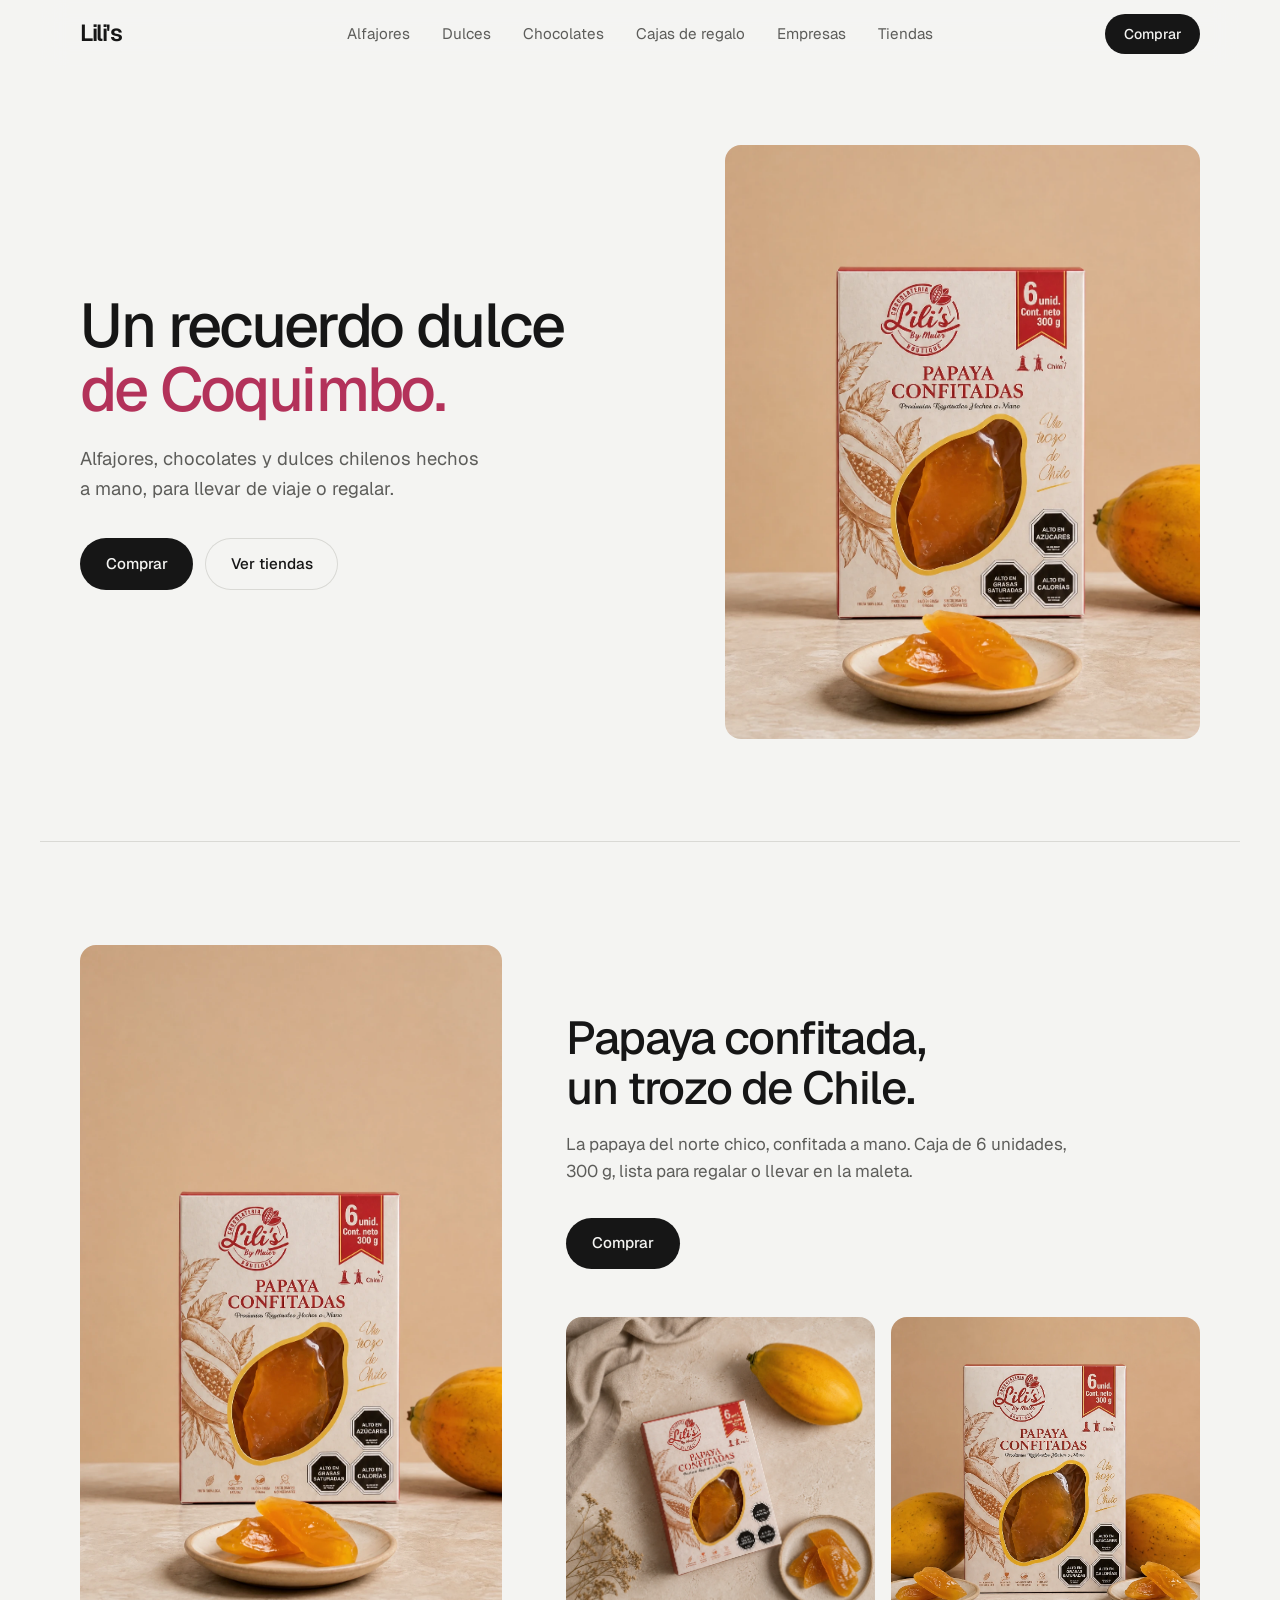
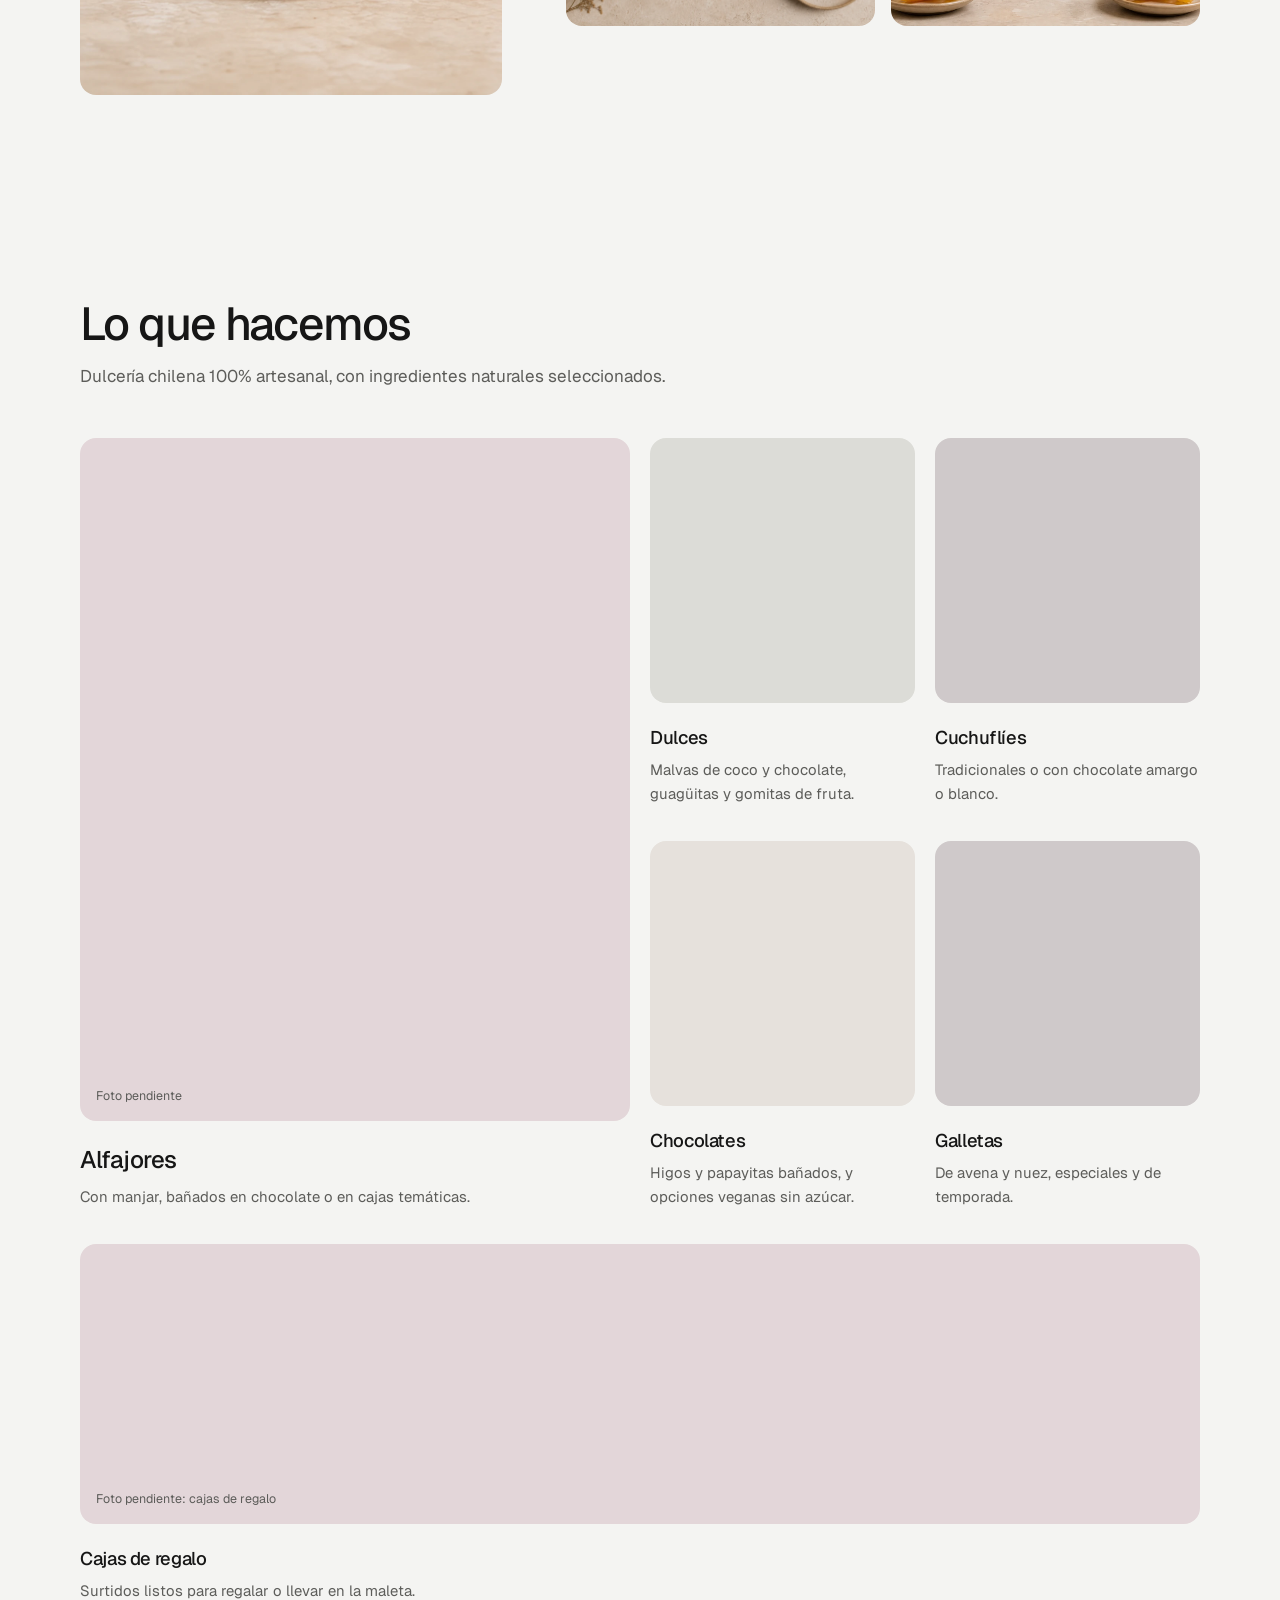
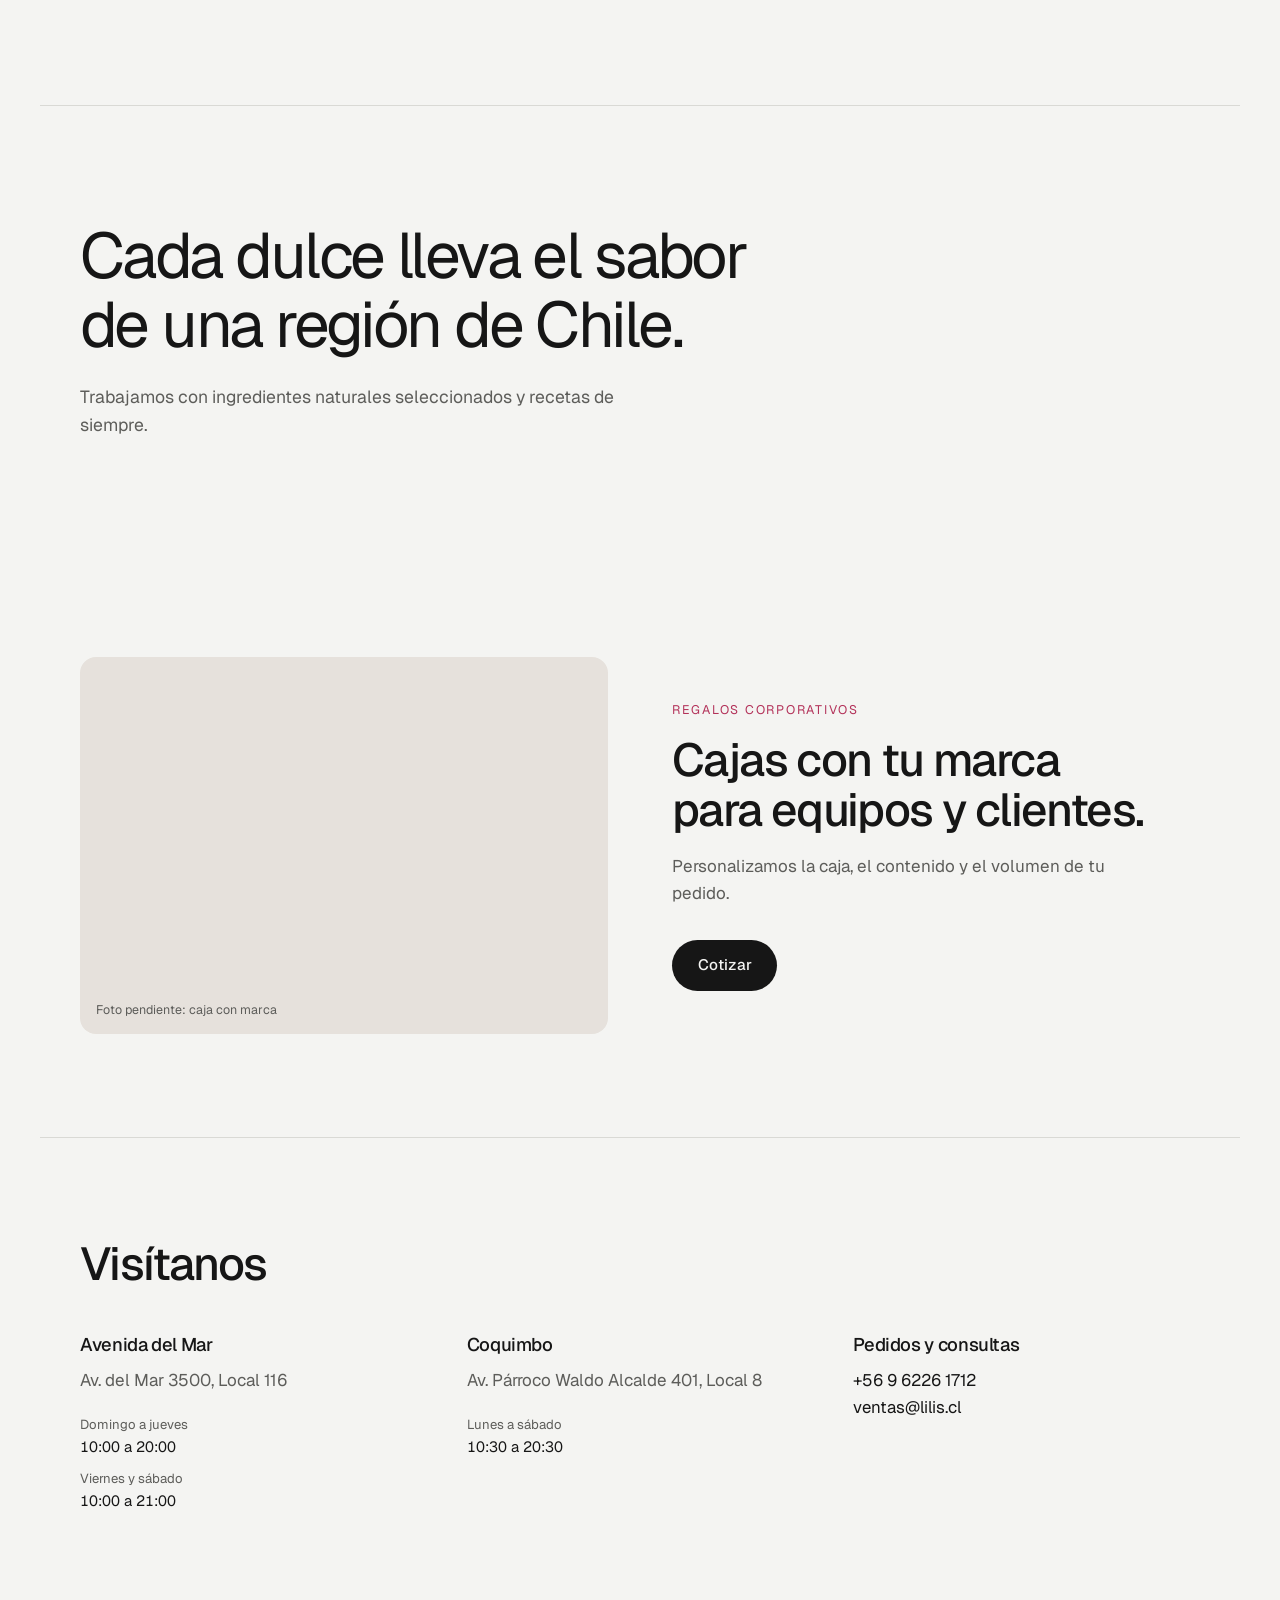
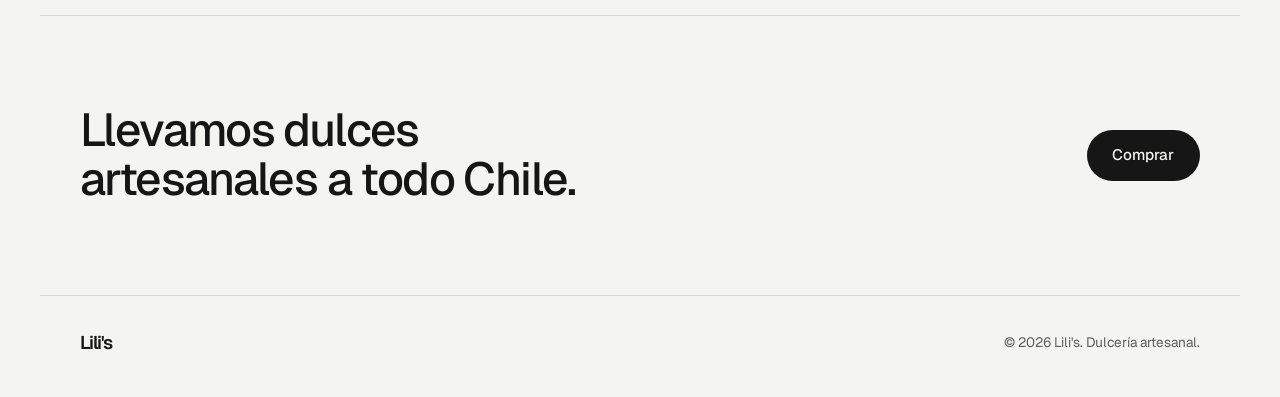
<file: landing-page/index.html>
<!doctype html>
<html lang="es">
<head>
  <meta charset="utf-8">
  <meta name="viewport" content="width=device-width, initial-scale=1, viewport-fit=cover">
  <title>Lili's Dulcería Artesanal</title>
  <meta name="description" content="Alfajores, papayas confitadas, chocolates y dulces artesanales de Coquimbo. Hechos a mano para llevar de viaje o regalar.">
  <link rel="preconnect" href="https://fonts.googleapis.com">
  <link rel="preconnect" href="https://fonts.gstatic.com" crossorigin>
  <link href="https://fonts.googleapis.com/css2?family=Geist:wght@300;400;500;600&display=swap" rel="stylesheet">
  <link rel="stylesheet" href="styles.css">
</head>
<body>

  <header class="nav">
    <a href="#" class="wordmark">Lili's</a>
    <nav class="nav-links" aria-label="Principal">
      <a href="#alfajores">Alfajores</a>
      <a href="#dulces">Dulces</a>
      <a href="#chocolates">Chocolates</a>
      <a href="#cajas">Cajas de regalo</a>
      <a href="#empresas">Empresas</a>
      <a href="#tiendas">Tiendas</a>
    </nav>
    <a href="https://www.lilis.cl/tienda/" class="btn btn-sm">Comprar</a>
  </header>

  <main>
    <section class="hero wrap">
      <div class="hero-copy">
        <h1>Un recuerdo dulce<br><span class="accent">de Coquimbo.</span></h1>
        <p class="hero-sub">Alfajores, chocolates y dulces chilenos hechos a mano, para llevar de viaje o regalar.</p>
        <div class="hero-actions">
          <a href="https://www.lilis.cl/tienda/" class="btn">Comprar</a>
          <a href="#tiendas" class="btn btn-ghost">Ver tiendas</a>
        </div>
      </div>
      <img class="hero-img" src="media/papaya-frontal.webp" width="1125" height="2000"
           alt="Caja de Papaya Confitadas de Lili's junto a papayas confitadas en un plato y una papaya fresca" fetchpriority="high">
    </section>

    <section id="papaya" class="feature wrap">
      <video class="feature-video" src="media/papaya-video.mp4" poster="media/papaya-frontal.webp"
             autoplay muted loop playsinline preload="metadata"
             aria-label="Video de la caja de Papaya Confitadas de Lili's"></video>
      <div class="feature-body">
        <h2>Papaya confitada, un trozo de Chile.</h2>
        <p>La papaya del norte chico, confitada a mano. Caja de 6 unidades, 300 g, lista para regalar o llevar en la maleta.</p>
        <a href="https://www.lilis.cl/tienda/" class="btn">Comprar</a>
        <div class="feature-shots">
          <img src="media/papaya-cenital.webp" width="1254" height="1254" loading="lazy"
               alt="Caja de Papaya Confitadas vista desde arriba con papaya fresca y papayas confitadas">
          <img src="media/papaya-frontal-duo.webp" width="1125" height="2000" loading="lazy"
               alt="Caja de Papaya Confitadas entre dos papayas frescas y platos con papaya confitada">
        </div>
      </div>
    </section>

    <section id="productos" class="products wrap">
      <h2>Lo que hacemos</h2>
      <p class="section-sub">Dulcería chilena 100% artesanal, con ingredientes naturales seleccionados.</p>

      <ul class="bento">
        <li class="cell cell-feature" id="alfajores">
          <!-- TODO: foto alfajores, 1200x1200 -->
          <div class="ph t1" role="img" aria-label="Foto de alfajores (pendiente)"><span class="ph-note">Foto pendiente</span></div>
          <h3>Alfajores</h3>
          <p>Con manjar, bañados en chocolate o en cajas temáticas.</p>
        </li>
        <li class="cell" id="dulces">
          <div class="ph t2" role="img" aria-label="Foto de dulces (pendiente)"></div>
          <h3>Dulces</h3>
          <p>Malvas de coco y chocolate, guagüitas y gomitas de fruta.</p>
        </li>
        <li class="cell">
          <div class="ph t3" role="img" aria-label="Foto de cuchuflíes (pendiente)"></div>
          <h3>Cuchuflíes</h3>
          <p>Tradicionales o con chocolate amargo o blanco.</p>
        </li>
        <li class="cell" id="chocolates">
          <div class="ph t4" role="img" aria-label="Foto de chocolates (pendiente)"></div>
          <h3>Chocolates</h3>
          <p>Higos y papayitas bañados, y opciones veganas sin azúcar.</p>
        </li>
        <li class="cell">
          <div class="ph t3" role="img" aria-label="Foto de galletas (pendiente)"></div>
          <h3>Galletas</h3>
          <p>De avena y nuez, especiales y de temporada.</p>
        </li>
        <li class="cell cell-wide" id="cajas">
          <!-- TODO: foto cajas de regalo surtidas, 1600x400 -->
          <div class="ph t1" role="img" aria-label="Foto de cajas de regalo (pendiente)"><span class="ph-note">Foto pendiente: cajas de regalo</span></div>
          <h3>Cajas de regalo</h3>
          <p>Surtidos listos para regalar o llevar en la maleta.</p>
        </li>
      </ul>
    </section>

    <section class="statement wrap">
      <p class="statement-text">Cada dulce lleva el sabor de una región de Chile.</p>
      <p class="statement-sub">Trabajamos con ingredientes naturales seleccionados y recetas de siempre.</p>
    </section>

    <section id="empresas" class="corporate wrap">
      <!-- TODO: foto caja corporativa personalizada, 1400x1000 -->
      <div class="ph ph-corp t4" role="img" aria-label="Foto de caja corporativa (pendiente)">
        <span class="ph-note">Foto pendiente: caja con marca</span>
      </div>
      <div class="corp-copy">
        <p class="eyebrow">Regalos corporativos</p>
        <h2>Cajas con tu marca para equipos y clientes.</h2>
        <p>Personalizamos la caja, el contenido y el volumen de tu pedido.</p>
        <a href="https://www.lilis.cl/contacto/" class="btn">Cotizar</a>
      </div>
    </section>

    <section id="tiendas" class="stores wrap">
      <h2>Visítanos</h2>
      <div class="store-list">
        <article class="store">
          <h3>Avenida del Mar</h3>
          <p class="store-addr">Av. del Mar 3500, Local 116</p>
          <dl class="hours">
            <div><dt>Domingo a jueves</dt><dd>10:00 a 20:00</dd></div>
            <div><dt>Viernes y sábado</dt><dd>10:00 a 21:00</dd></div>
          </dl>
        </article>
        <article class="store">
          <h3>Coquimbo</h3>
          <p class="store-addr">Av. Párroco Waldo Alcalde 401, Local 8</p>
          <dl class="hours">
            <div><dt>Lunes a sábado</dt><dd>10:30 a 20:30</dd></div>
          </dl>
        </article>
        <div class="store-contact">
          <h3>Pedidos y consultas</h3>
          <p><a href="tel:+56962261712">+56 9 6226 1712</a></p>
          <p><a href="mailto:ventas@lilis.cl">ventas@lilis.cl</a></p>
        </div>
      </div>
    </section>

    <section class="closing wrap">
      <h2>Llevamos dulces artesanales a todo Chile.</h2>
      <a href="https://www.lilis.cl/tienda/" class="btn">Comprar</a>
    </section>
  </main>

  <footer class="footer wrap">
    <span class="wordmark">Lili's</span>
    <span>© <span id="year">2026</span> Lili's. Dulcería artesanal.</span>
  </footer>

  <script>
    document.getElementById('year').textContent = new Date().getFullYear();
    // Sin reproducción automática para quien prefiere menos movimiento
    const video = document.querySelector('.feature-video');
    if (window.matchMedia('(prefers-reduced-motion: reduce)').matches) {
      video.removeAttribute('autoplay');
      video.pause();
      video.controls = true;
    }
  </script>
</body>
</html>
</file>
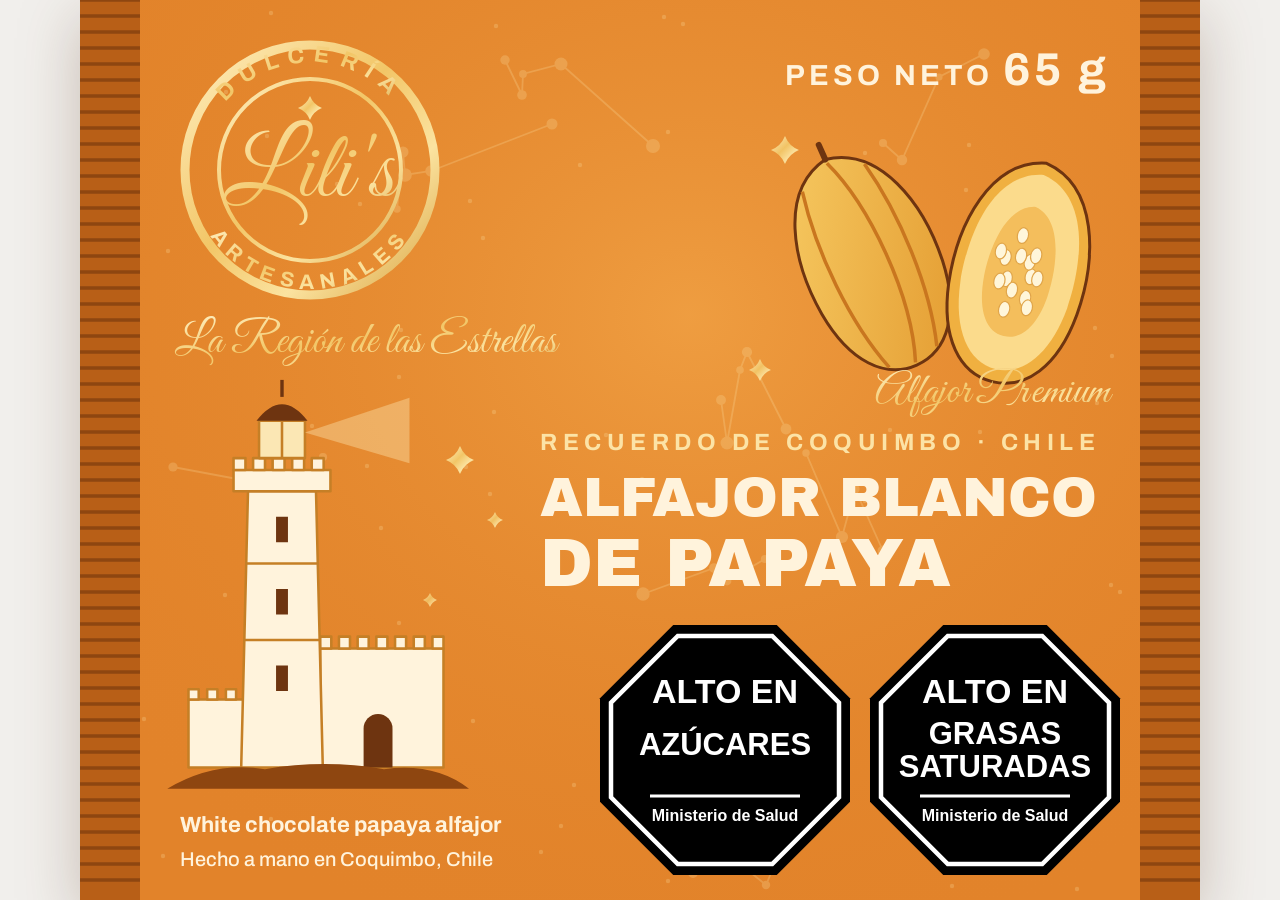
<file: disenos/empaque-alfajor-papaya/index.html>
<!doctype html>
<html lang="es"><head><meta charset="utf-8">
<title>Empaque Alfajor Blanco de Papaya</title>
<style>
@font-face{font-family:'Archivo Black';font-weight:400;src:url('fonts/ArchivoBlack-400.woff2') format('woff2');}
@font-face{font-family:'Great Vibes';font-weight:400;src:url('fonts/GreatVibes-400.woff2') format('woff2');}
@font-face{font-family:'Archivo';font-weight:500;src:url('fonts/Archivo-500.woff2') format('woff2');}
@font-face{font-family:'Archivo';font-weight:700;src:url('fonts/Archivo-700.woff2') format('woff2');}

body{margin:0;background:#f1efec;display:grid;place-items:center;min-height:100vh}
.frente{width:1120px;filter:drop-shadow(0 18px 30px rgba(80,40,10,.25))}
.frente svg{width:100%;height:auto;display:block}
</style></head>
<body><div class="frente"><svg xmlns="http://www.w3.org/2000/svg" viewBox="0 0 112 90" width="112mm" height="90mm"><defs>
  <linearGradient id="gold" x1="0" y1="0" x2="1" y2="1">
    <stop offset="0" stop-color="#FFF0C2"/><stop offset="0.45" stop-color="#F2C667"/>
    <stop offset="0.7" stop-color="#FBE3A0"/><stop offset="1" stop-color="#D9A441"/></linearGradient>
  <radialGradient id="glow" cx="0.55" cy="0.35" r="0.75">
    <stop offset="0" stop-color="#F0A043" stop-opacity="0.9"/><stop offset="1" stop-color="#E2832A" stop-opacity="0"/></radialGradient>
  <linearGradient id="skin" x1="0" y1="0" x2="1" y2="1">
    <stop offset="0" stop-color="#F7CB63"/><stop offset="1" stop-color="#E39A2F"/></linearGradient>
</defs><rect x="0" y="0" width="112" height="90" fill="#E2832A"/>
<rect x="6" y="0" width="100" height="90" fill="url(#glow)"/>
<g stroke="#FCE3A6" stroke-width="0.18" opacity="0.24" fill="#FCE3A6"><polyline fill="none" points="31.7,20.9 32.3,15.2 32.5,17.5 35.1,17.1 47.2,12.4"/><circle cx="31.7" cy="20.9" r="0.37" stroke="none"/><circle cx="32.3" cy="15.2" r="0.55" stroke="none"/><circle cx="32.5" cy="17.5" r="0.68" stroke="none"/><circle cx="35.1" cy="17.1" r="0.57" stroke="none"/><circle cx="47.2" cy="12.4" r="0.55" stroke="none"/><polyline fill="none" points="9.3,46.7 22.1,49.1 24.3,45.7"/><circle cx="9.3" cy="46.7" r="0.46" stroke="none"/><circle cx="22.1" cy="49.1" r="0.64" stroke="none"/><circle cx="24.3" cy="45.7" r="0.41" stroke="none"/><polyline fill="none" points="56.3,59.4 63.4,56.8 64.7,58.1 68.5,55.9"/><circle cx="56.3" cy="59.4" r="0.67" stroke="none"/><circle cx="63.4" cy="56.8" r="0.48" stroke="none"/><circle cx="64.7" cy="58.1" r="0.44" stroke="none"/><circle cx="68.5" cy="55.9" r="0.41" stroke="none"/><polyline fill="none" points="80.3,14.3 82.2,16.0 85.9,7.7 90.4,5.4"/><circle cx="80.3" cy="14.3" r="0.40" stroke="none"/><circle cx="82.2" cy="16.0" r="0.52" stroke="none"/><circle cx="85.9" cy="7.7" r="0.36" stroke="none"/><circle cx="90.4" cy="5.4" r="0.58" stroke="none"/><polyline fill="none" points="72.6,45.3 76.2,53.7 77.5,48.9 80.3,55.1"/><circle cx="72.6" cy="45.3" r="0.37" stroke="none"/><circle cx="76.2" cy="53.7" r="0.61" stroke="none"/><circle cx="77.5" cy="48.9" r="0.46" stroke="none"/><circle cx="80.3" cy="55.1" r="0.55" stroke="none"/><polyline fill="none" points="64.1,40.0 64.7,44.3 66.0,37.0 66.7,35.2 70.6,42.9"/><circle cx="64.1" cy="40.0" r="0.49" stroke="none"/><circle cx="64.7" cy="44.3" r="0.65" stroke="none"/><circle cx="66.0" cy="37.0" r="0.38" stroke="none"/><circle cx="66.7" cy="35.2" r="0.51" stroke="none"/><circle cx="70.6" cy="42.9" r="0.54" stroke="none"/><polyline fill="none" points="85.4,67.4 86.5,71.0 87.3,70.0 88.7,76.6 99.5,66.3"/><circle cx="85.4" cy="67.4" r="0.56" stroke="none"/><circle cx="86.5" cy="71.0" r="0.44" stroke="none"/><circle cx="87.3" cy="70.0" r="0.35" stroke="none"/><circle cx="88.7" cy="76.6" r="0.50" stroke="none"/><circle cx="99.5" cy="66.3" r="0.48" stroke="none"/><polyline fill="none" points="61.3,87.3 63.2,80.7 64.9,85.5 68.6,88.5 70.2,84.7"/><circle cx="61.3" cy="87.3" r="0.49" stroke="none"/><circle cx="63.2" cy="80.7" r="0.52" stroke="none"/><circle cx="64.9" cy="85.5" r="0.49" stroke="none"/><circle cx="68.6" cy="88.5" r="0.42" stroke="none"/><circle cx="70.2" cy="84.7" r="0.69" stroke="none"/><polyline fill="none" points="42.5,6.0 44.2,9.5 44.3,7.4 48.1,6.4 57.3,14.6"/><circle cx="42.5" cy="6.0" r="0.47" stroke="none"/><circle cx="44.2" cy="9.5" r="0.48" stroke="none"/><circle cx="44.3" cy="7.4" r="0.39" stroke="none"/><circle cx="48.1" cy="6.4" r="0.65" stroke="none"/><circle cx="57.3" cy="14.6" r="0.70" stroke="none"/><circle cx="52.6" cy="43.5" r="0.22" stroke="none"/><circle cx="14.6" cy="9.2" r="0.22" stroke="none"/><circle cx="40.3" cy="23.8" r="0.22" stroke="none"/><circle cx="88.9" cy="14.5" r="0.22" stroke="none"/><circle cx="8.3" cy="85.6" r="0.22" stroke="none"/><circle cx="58.8" cy="13.2" r="0.22" stroke="none"/><circle cx="60.3" cy="2.4" r="0.22" stroke="none"/><circle cx="58.8" cy="88.1" r="0.22" stroke="none"/><circle cx="92.3" cy="62.7" r="0.22" stroke="none"/><circle cx="32.1" cy="33.0" r="0.22" stroke="none"/><circle cx="22.7" cy="69.5" r="0.22" stroke="none"/><circle cx="59.3" cy="70.1" r="0.22" stroke="none"/><circle cx="39.0" cy="20.1" r="0.22" stroke="none"/><circle cx="87.2" cy="88.6" r="0.22" stroke="none"/><circle cx="91.3" cy="72.5" r="0.22" stroke="none"/><circle cx="87.8" cy="66.6" r="0.22" stroke="none"/><circle cx="28.7" cy="46.6" r="0.22" stroke="none"/><circle cx="41.6" cy="2.6" r="0.22" stroke="none"/><circle cx="8.8" cy="25.1" r="0.22" stroke="none"/><circle cx="31.9" cy="62.3" r="0.22" stroke="none"/><circle cx="101.7" cy="40.3" r="0.22" stroke="none"/><circle cx="99.7" cy="88.9" r="0.22" stroke="none"/><circle cx="101.5" cy="32.8" r="0.22" stroke="none"/><circle cx="28.0" cy="20.4" r="0.22" stroke="none"/><circle cx="25.7" cy="18.4" r="0.22" stroke="none"/><circle cx="68.4" cy="81.0" r="0.22" stroke="none"/><circle cx="90.0" cy="43.2" r="0.22" stroke="none"/><circle cx="71.3" cy="72.0" r="0.22" stroke="none"/><circle cx="14.5" cy="59.5" r="0.22" stroke="none"/><circle cx="97.0" cy="70.4" r="0.22" stroke="none"/><circle cx="81.0" cy="43.0" r="0.22" stroke="none"/><circle cx="23.9" cy="71.0" r="0.22" stroke="none"/><circle cx="39.3" cy="72.1" r="0.22" stroke="none"/><circle cx="103.2" cy="35.6" r="0.22" stroke="none"/><circle cx="46.1" cy="85.2" r="0.22" stroke="none"/><circle cx="78.5" cy="15.3" r="0.22" stroke="none"/><circle cx="18.7" cy="13.6" r="0.22" stroke="none"/><circle cx="96.5" cy="72.6" r="0.22" stroke="none"/><circle cx="20.6" cy="74.4" r="0.22" stroke="none"/><circle cx="104.0" cy="59.2" r="0.22" stroke="none"/><circle cx="41.0" cy="49.4" r="0.22" stroke="none"/><circle cx="19.1" cy="1.3" r="0.22" stroke="none"/><circle cx="103.1" cy="58.5" r="0.22" stroke="none"/><circle cx="58.7" cy="84.0" r="0.22" stroke="none"/><circle cx="49.4" cy="78.5" r="0.22" stroke="none"/><circle cx="88.6" cy="19.0" r="0.22" stroke="none"/><circle cx="31.2" cy="26.4" r="0.22" stroke="none"/><circle cx="30.1" cy="52.8" r="0.22" stroke="none"/><circle cx="31.9" cy="37.7" r="0.22" stroke="none"/><circle cx="19.1" cy="81.9" r="0.22" stroke="none"/><circle cx="41.4" cy="41.2" r="0.22" stroke="none"/><circle cx="64.3" cy="81.4" r="0.22" stroke="none"/><circle cx="48.1" cy="82.6" r="0.22" stroke="none"/><circle cx="56.2" cy="47.9" r="0.22" stroke="none"/><circle cx="58.4" cy="1.7" r="0.22" stroke="none"/><circle cx="50.0" cy="16.5" r="0.22" stroke="none"/><circle cx="6.4" cy="71.9" r="0.22" stroke="none"/><circle cx="23.2" cy="42.6" r="0.22" stroke="none"/><circle cx="78.5" cy="50.1" r="0.22" stroke="none"/><circle cx="38.6" cy="46.7" r="0.22" stroke="none"/></g>
<rect x="0" y="0" width="6" height="90" fill="#B85F17"/>
<line x1="0" y1="0.0" x2="6" y2="0.0" stroke="#8E4610" stroke-width="0.35"/>
<line x1="0" y1="1.6" x2="6" y2="1.6" stroke="#8E4610" stroke-width="0.35"/>
<line x1="0" y1="3.2" x2="6" y2="3.2" stroke="#8E4610" stroke-width="0.35"/>
<line x1="0" y1="4.800000000000001" x2="6" y2="4.800000000000001" stroke="#8E4610" stroke-width="0.35"/>
<line x1="0" y1="6.4" x2="6" y2="6.4" stroke="#8E4610" stroke-width="0.35"/>
<line x1="0" y1="8.0" x2="6" y2="8.0" stroke="#8E4610" stroke-width="0.35"/>
<line x1="0" y1="9.600000000000001" x2="6" y2="9.600000000000001" stroke="#8E4610" stroke-width="0.35"/>
<line x1="0" y1="11.200000000000001" x2="6" y2="11.200000000000001" stroke="#8E4610" stroke-width="0.35"/>
<line x1="0" y1="12.8" x2="6" y2="12.8" stroke="#8E4610" stroke-width="0.35"/>
<line x1="0" y1="14.4" x2="6" y2="14.4" stroke="#8E4610" stroke-width="0.35"/>
<line x1="0" y1="16.0" x2="6" y2="16.0" stroke="#8E4610" stroke-width="0.35"/>
<line x1="0" y1="17.6" x2="6" y2="17.6" stroke="#8E4610" stroke-width="0.35"/>
<line x1="0" y1="19.200000000000003" x2="6" y2="19.200000000000003" stroke="#8E4610" stroke-width="0.35"/>
<line x1="0" y1="20.8" x2="6" y2="20.8" stroke="#8E4610" stroke-width="0.35"/>
<line x1="0" y1="22.400000000000002" x2="6" y2="22.400000000000002" stroke="#8E4610" stroke-width="0.35"/>
<line x1="0" y1="24.0" x2="6" y2="24.0" stroke="#8E4610" stroke-width="0.35"/>
<line x1="0" y1="25.6" x2="6" y2="25.6" stroke="#8E4610" stroke-width="0.35"/>
<line x1="0" y1="27.200000000000003" x2="6" y2="27.200000000000003" stroke="#8E4610" stroke-width="0.35"/>
<line x1="0" y1="28.8" x2="6" y2="28.8" stroke="#8E4610" stroke-width="0.35"/>
<line x1="0" y1="30.400000000000002" x2="6" y2="30.400000000000002" stroke="#8E4610" stroke-width="0.35"/>
<line x1="0" y1="32.0" x2="6" y2="32.0" stroke="#8E4610" stroke-width="0.35"/>
<line x1="0" y1="33.6" x2="6" y2="33.6" stroke="#8E4610" stroke-width="0.35"/>
<line x1="0" y1="35.2" x2="6" y2="35.2" stroke="#8E4610" stroke-width="0.35"/>
<line x1="0" y1="36.800000000000004" x2="6" y2="36.800000000000004" stroke="#8E4610" stroke-width="0.35"/>
<line x1="0" y1="38.400000000000006" x2="6" y2="38.400000000000006" stroke="#8E4610" stroke-width="0.35"/>
<line x1="0" y1="40.0" x2="6" y2="40.0" stroke="#8E4610" stroke-width="0.35"/>
<line x1="0" y1="41.6" x2="6" y2="41.6" stroke="#8E4610" stroke-width="0.35"/>
<line x1="0" y1="43.2" x2="6" y2="43.2" stroke="#8E4610" stroke-width="0.35"/>
<line x1="0" y1="44.800000000000004" x2="6" y2="44.800000000000004" stroke="#8E4610" stroke-width="0.35"/>
<line x1="0" y1="46.400000000000006" x2="6" y2="46.400000000000006" stroke="#8E4610" stroke-width="0.35"/>
<line x1="0" y1="48.0" x2="6" y2="48.0" stroke="#8E4610" stroke-width="0.35"/>
<line x1="0" y1="49.6" x2="6" y2="49.6" stroke="#8E4610" stroke-width="0.35"/>
<line x1="0" y1="51.2" x2="6" y2="51.2" stroke="#8E4610" stroke-width="0.35"/>
<line x1="0" y1="52.800000000000004" x2="6" y2="52.800000000000004" stroke="#8E4610" stroke-width="0.35"/>
<line x1="0" y1="54.400000000000006" x2="6" y2="54.400000000000006" stroke="#8E4610" stroke-width="0.35"/>
<line x1="0" y1="56.0" x2="6" y2="56.0" stroke="#8E4610" stroke-width="0.35"/>
<line x1="0" y1="57.6" x2="6" y2="57.6" stroke="#8E4610" stroke-width="0.35"/>
<line x1="0" y1="59.2" x2="6" y2="59.2" stroke="#8E4610" stroke-width="0.35"/>
<line x1="0" y1="60.800000000000004" x2="6" y2="60.800000000000004" stroke="#8E4610" stroke-width="0.35"/>
<line x1="0" y1="62.400000000000006" x2="6" y2="62.400000000000006" stroke="#8E4610" stroke-width="0.35"/>
<line x1="0" y1="64.0" x2="6" y2="64.0" stroke="#8E4610" stroke-width="0.35"/>
<line x1="0" y1="65.60000000000001" x2="6" y2="65.60000000000001" stroke="#8E4610" stroke-width="0.35"/>
<line x1="0" y1="67.2" x2="6" y2="67.2" stroke="#8E4610" stroke-width="0.35"/>
<line x1="0" y1="68.8" x2="6" y2="68.8" stroke="#8E4610" stroke-width="0.35"/>
<line x1="0" y1="70.4" x2="6" y2="70.4" stroke="#8E4610" stroke-width="0.35"/>
<line x1="0" y1="72.0" x2="6" y2="72.0" stroke="#8E4610" stroke-width="0.35"/>
<line x1="0" y1="73.60000000000001" x2="6" y2="73.60000000000001" stroke="#8E4610" stroke-width="0.35"/>
<line x1="0" y1="75.2" x2="6" y2="75.2" stroke="#8E4610" stroke-width="0.35"/>
<line x1="0" y1="76.80000000000001" x2="6" y2="76.80000000000001" stroke="#8E4610" stroke-width="0.35"/>
<line x1="0" y1="78.4" x2="6" y2="78.4" stroke="#8E4610" stroke-width="0.35"/>
<line x1="0" y1="80.0" x2="6" y2="80.0" stroke="#8E4610" stroke-width="0.35"/>
<line x1="0" y1="81.60000000000001" x2="6" y2="81.60000000000001" stroke="#8E4610" stroke-width="0.35"/>
<line x1="0" y1="83.2" x2="6" y2="83.2" stroke="#8E4610" stroke-width="0.35"/>
<line x1="0" y1="84.80000000000001" x2="6" y2="84.80000000000001" stroke="#8E4610" stroke-width="0.35"/>
<line x1="0" y1="86.4" x2="6" y2="86.4" stroke="#8E4610" stroke-width="0.35"/>
<line x1="0" y1="88.0" x2="6" y2="88.0" stroke="#8E4610" stroke-width="0.35"/>
<rect x="106" y="0" width="6" height="90" fill="#B85F17"/>
<line x1="106" y1="0.0" x2="112" y2="0.0" stroke="#8E4610" stroke-width="0.35"/>
<line x1="106" y1="1.6" x2="112" y2="1.6" stroke="#8E4610" stroke-width="0.35"/>
<line x1="106" y1="3.2" x2="112" y2="3.2" stroke="#8E4610" stroke-width="0.35"/>
<line x1="106" y1="4.800000000000001" x2="112" y2="4.800000000000001" stroke="#8E4610" stroke-width="0.35"/>
<line x1="106" y1="6.4" x2="112" y2="6.4" stroke="#8E4610" stroke-width="0.35"/>
<line x1="106" y1="8.0" x2="112" y2="8.0" stroke="#8E4610" stroke-width="0.35"/>
<line x1="106" y1="9.600000000000001" x2="112" y2="9.600000000000001" stroke="#8E4610" stroke-width="0.35"/>
<line x1="106" y1="11.200000000000001" x2="112" y2="11.200000000000001" stroke="#8E4610" stroke-width="0.35"/>
<line x1="106" y1="12.8" x2="112" y2="12.8" stroke="#8E4610" stroke-width="0.35"/>
<line x1="106" y1="14.4" x2="112" y2="14.4" stroke="#8E4610" stroke-width="0.35"/>
<line x1="106" y1="16.0" x2="112" y2="16.0" stroke="#8E4610" stroke-width="0.35"/>
<line x1="106" y1="17.6" x2="112" y2="17.6" stroke="#8E4610" stroke-width="0.35"/>
<line x1="106" y1="19.200000000000003" x2="112" y2="19.200000000000003" stroke="#8E4610" stroke-width="0.35"/>
<line x1="106" y1="20.8" x2="112" y2="20.8" stroke="#8E4610" stroke-width="0.35"/>
<line x1="106" y1="22.400000000000002" x2="112" y2="22.400000000000002" stroke="#8E4610" stroke-width="0.35"/>
<line x1="106" y1="24.0" x2="112" y2="24.0" stroke="#8E4610" stroke-width="0.35"/>
<line x1="106" y1="25.6" x2="112" y2="25.6" stroke="#8E4610" stroke-width="0.35"/>
<line x1="106" y1="27.200000000000003" x2="112" y2="27.200000000000003" stroke="#8E4610" stroke-width="0.35"/>
<line x1="106" y1="28.8" x2="112" y2="28.8" stroke="#8E4610" stroke-width="0.35"/>
<line x1="106" y1="30.400000000000002" x2="112" y2="30.400000000000002" stroke="#8E4610" stroke-width="0.35"/>
<line x1="106" y1="32.0" x2="112" y2="32.0" stroke="#8E4610" stroke-width="0.35"/>
<line x1="106" y1="33.6" x2="112" y2="33.6" stroke="#8E4610" stroke-width="0.35"/>
<line x1="106" y1="35.2" x2="112" y2="35.2" stroke="#8E4610" stroke-width="0.35"/>
<line x1="106" y1="36.800000000000004" x2="112" y2="36.800000000000004" stroke="#8E4610" stroke-width="0.35"/>
<line x1="106" y1="38.400000000000006" x2="112" y2="38.400000000000006" stroke="#8E4610" stroke-width="0.35"/>
<line x1="106" y1="40.0" x2="112" y2="40.0" stroke="#8E4610" stroke-width="0.35"/>
<line x1="106" y1="41.6" x2="112" y2="41.6" stroke="#8E4610" stroke-width="0.35"/>
<line x1="106" y1="43.2" x2="112" y2="43.2" stroke="#8E4610" stroke-width="0.35"/>
<line x1="106" y1="44.800000000000004" x2="112" y2="44.800000000000004" stroke="#8E4610" stroke-width="0.35"/>
<line x1="106" y1="46.400000000000006" x2="112" y2="46.400000000000006" stroke="#8E4610" stroke-width="0.35"/>
<line x1="106" y1="48.0" x2="112" y2="48.0" stroke="#8E4610" stroke-width="0.35"/>
<line x1="106" y1="49.6" x2="112" y2="49.6" stroke="#8E4610" stroke-width="0.35"/>
<line x1="106" y1="51.2" x2="112" y2="51.2" stroke="#8E4610" stroke-width="0.35"/>
<line x1="106" y1="52.800000000000004" x2="112" y2="52.800000000000004" stroke="#8E4610" stroke-width="0.35"/>
<line x1="106" y1="54.400000000000006" x2="112" y2="54.400000000000006" stroke="#8E4610" stroke-width="0.35"/>
<line x1="106" y1="56.0" x2="112" y2="56.0" stroke="#8E4610" stroke-width="0.35"/>
<line x1="106" y1="57.6" x2="112" y2="57.6" stroke="#8E4610" stroke-width="0.35"/>
<line x1="106" y1="59.2" x2="112" y2="59.2" stroke="#8E4610" stroke-width="0.35"/>
<line x1="106" y1="60.800000000000004" x2="112" y2="60.800000000000004" stroke="#8E4610" stroke-width="0.35"/>
<line x1="106" y1="62.400000000000006" x2="112" y2="62.400000000000006" stroke="#8E4610" stroke-width="0.35"/>
<line x1="106" y1="64.0" x2="112" y2="64.0" stroke="#8E4610" stroke-width="0.35"/>
<line x1="106" y1="65.60000000000001" x2="112" y2="65.60000000000001" stroke="#8E4610" stroke-width="0.35"/>
<line x1="106" y1="67.2" x2="112" y2="67.2" stroke="#8E4610" stroke-width="0.35"/>
<line x1="106" y1="68.8" x2="112" y2="68.8" stroke="#8E4610" stroke-width="0.35"/>
<line x1="106" y1="70.4" x2="112" y2="70.4" stroke="#8E4610" stroke-width="0.35"/>
<line x1="106" y1="72.0" x2="112" y2="72.0" stroke="#8E4610" stroke-width="0.35"/>
<line x1="106" y1="73.60000000000001" x2="112" y2="73.60000000000001" stroke="#8E4610" stroke-width="0.35"/>
<line x1="106" y1="75.2" x2="112" y2="75.2" stroke="#8E4610" stroke-width="0.35"/>
<line x1="106" y1="76.80000000000001" x2="112" y2="76.80000000000001" stroke="#8E4610" stroke-width="0.35"/>
<line x1="106" y1="78.4" x2="112" y2="78.4" stroke="#8E4610" stroke-width="0.35"/>
<line x1="106" y1="80.0" x2="112" y2="80.0" stroke="#8E4610" stroke-width="0.35"/>
<line x1="106" y1="81.60000000000001" x2="112" y2="81.60000000000001" stroke="#8E4610" stroke-width="0.35"/>
<line x1="106" y1="83.2" x2="112" y2="83.2" stroke="#8E4610" stroke-width="0.35"/>
<line x1="106" y1="84.80000000000001" x2="112" y2="84.80000000000001" stroke="#8E4610" stroke-width="0.35"/>
<line x1="106" y1="86.4" x2="112" y2="86.4" stroke="#8E4610" stroke-width="0.35"/>
<line x1="106" y1="88.0" x2="112" y2="88.0" stroke="#8E4610" stroke-width="0.35"/>

<g id="logo">
  <circle cx="23" cy="17" r="12.5" fill="none" stroke="url(#gold)" stroke-width="0.9"/>
  <circle cx="23" cy="17" r="9.1" fill="none" stroke="url(#gold)" stroke-width="0.4"/>
  <path id="arcTop" d="M12.2,17 A10.8,10.8 0 0 1 33.8,17" fill="none"/>
  <path id="arcBot" d="M11.1,17 A11.9,11.9 0 0 0 34.9,17" fill="none"/>
  <text font-family="Archivo" font-weight="700" font-size="2.3" letter-spacing="0.9" fill="url(#gold)">
    <textPath href="#arcTop" startOffset="50%" text-anchor="middle">DULCERÍA</textPath></text>
  <text font-family="Archivo" font-weight="700" font-size="2.1" letter-spacing="0.7" fill="url(#gold)">
    <textPath href="#arcBot" startOffset="50%" text-anchor="middle">ARTESANALES</textPath></text>
  <text x="23" y="19.6" text-anchor="middle" font-family="Great Vibes" font-size="9.6" fill="url(#gold)">Lili's</text>
  <path d="M23,9.600000000000001 Q23.336,10.464 24.2,10.8 Q23.336,11.136000000000001 23,12.0 Q22.664,11.136000000000001 21.8,10.8 Q22.664,10.464 23,9.600000000000001Z" fill="url(#gold)" opacity="1"/>
</g>
<text x="103" y="8.5" text-anchor="end" font-family="Archivo" font-weight="700" font-size="2.9" letter-spacing="0.4" fill="#FFF3DC">PESO NETO <tspan font-size="4.6">65 g</tspan></text>
<g transform="translate(79,26) rotate(-24)">
  <path d="M0,-11 C5.5,-10 7.2,-3 6.6,3 C6,8.5 3.4,11.5 0,11.5 C-3.4,11.5 -6,8.5 -6.6,3 C-7.2,-3 -5.5,-10 0,-11Z" fill="url(#skin)" stroke="#6E3410" stroke-width="0.3"/>
  <path d="M0,-10.6 C2.2,-5 2.4,5 0,11.2 M-3.4,-9 C-4.6,-3 -4.4,5 -2.6,10.6 M3.4,-9 C4.6,-3 4.4,5 2.6,10.6" fill="none" stroke="#C9761F" stroke-width="0.35"/>
  <path d="M0,-11 L0,-12.6" stroke="#6E3410" stroke-width="0.6" stroke-linecap="round"/>
</g>
<g transform="translate(94,27) rotate(14)">
  <path d="M0,-11 C5.5,-10 7.2,-3 6.6,3 C6,8.5 3.4,11.5 0,11.5 C-3.4,11.5 -6,8.5 -6.6,3 C-7.2,-3 -5.5,-10 0,-11Z" fill="#F0B040" stroke="#6E3410" stroke-width="0.3"/>
  <path d="M0,-9.8 C4.6,-9 6,-3 5.5,2.6 C5,7.4 2.8,10.2 0,10.2 C-2.8,10.2 -5,7.4 -5.5,2.6 C-6,-3 -4.6,-9 0,-9.8Z" fill="#FBDB8C"/>
  <path d="M0,-6.5 C2.8,-6 3.6,-1.5 3.3,2 C3,5 1.8,6.8 0,6.8 C-1.8,6.8 -3,5 -3.3,2 C-3.6,-1.5 -2.8,-6 0,-6.5Z" fill="#F4BE5C"/>
  <g transform="translate(0,0.4)"><ellipse cx="1.20" cy="0.00" rx="0.55" ry="0.8" fill="#FFF6DA" stroke="#E0A54A" stroke-width="0.12"/><ellipse cx="1.18" cy="2.23" rx="0.55" ry="0.8" fill="#FFF6DA" stroke="#E0A54A" stroke-width="0.12"/><ellipse cx="-0.59" cy="3.80" rx="0.55" ry="0.8" fill="#FFF6DA" stroke="#E0A54A" stroke-width="0.12"/><ellipse cx="-1.08" cy="0.77" rx="0.55" ry="0.8" fill="#FFF6DA" stroke="#E0A54A" stroke-width="0.12"/><ellipse cx="-1.70" cy="-1.26" rx="0.55" ry="0.8" fill="#FFF6DA" stroke="#E0A54A" stroke-width="0.12"/><ellipse cx="-0.55" cy="-3.81" rx="0.55" ry="0.8" fill="#FFF6DA" stroke="#E0A54A" stroke-width="0.12"/><ellipse cx="0.76" cy="-1.39" rx="0.55" ry="0.8" fill="#FFF6DA" stroke="#E0A54A" stroke-width="0.12"/><ellipse cx="1.90" cy="0.05" rx="0.55" ry="0.8" fill="#FFF6DA" stroke="#E0A54A" stroke-width="0.12"/><ellipse cx="1.58" cy="3.10" rx="0.55" ry="0.8" fill="#FFF6DA" stroke="#E0A54A" stroke-width="0.12"/><ellipse cx="-0.29" cy="1.75" rx="0.55" ry="0.8" fill="#FFF6DA" stroke="#E0A54A" stroke-width="0.12"/><ellipse cx="-1.73" cy="1.17" rx="0.55" ry="0.8" fill="#FFF6DA" stroke="#E0A54A" stroke-width="0.12"/><ellipse cx="-2.31" cy="-1.78" rx="0.55" ry="0.8" fill="#FFF6DA" stroke="#E0A54A" stroke-width="0.12"/><ellipse cx="-0.23" cy="-1.77" rx="0.55" ry="0.8" fill="#FFF6DA" stroke="#E0A54A" stroke-width="0.12"/><ellipse cx="1.23" cy="-2.17" rx="0.55" ry="0.8" fill="#FFF6DA" stroke="#E0A54A" stroke-width="0.12"/></g>
</g>
<path d="M70.5,13.6 Q70.892,14.608 71.9,15 Q70.892,15.392 70.5,16.4 Q70.108,15.392 69.1,15 Q70.108,14.608 70.5,13.6Z" fill="url(#gold)" opacity="0.95"/><path d="M68,35.9 Q68.308,36.692 69.1,37 Q68.308,37.308 68,38.1 Q67.692,37.308 66.9,37 Q67.692,36.692 68,35.9Z" fill="url(#gold)" opacity="0.9"/>
<g transform="translate(10,38.5) scale(0.85)" stroke="#C57F26" stroke-width="0.3" fill="#FFF3DC" stroke-linejoin="round">
  <!-- ala derecha almenada -->
  <rect x="16.5" y="31" width="14.5" height="14"/>
  <g><rect x="16.50" y="29.6" width="1.3" height="1.4"/><rect x="18.70" y="29.6" width="1.3" height="1.4"/><rect x="20.90" y="29.6" width="1.3" height="1.4"/><rect x="23.10" y="29.6" width="1.3" height="1.4"/><rect x="25.30" y="29.6" width="1.3" height="1.4"/><rect x="27.50" y="29.6" width="1.3" height="1.4"/><rect x="29.70" y="29.6" width="1.3" height="1.4"/></g>
  <path d="M21.6,45 L21.6,40.4 A1.7,1.7 0 0 1 25,40.4 L25,45Z" fill="#6E3410" stroke="none"/>
  <!-- ala izquierda -->
  <rect x="1" y="37" width="6.5" height="8"/>
  <g><rect x="1.00" y="35.8" width="1.2" height="1.2"/><rect x="3.20" y="35.8" width="1.2" height="1.2"/><rect x="5.40" y="35.8" width="1.2" height="1.2"/></g>
  <!-- torre -->
  <path d="M7.2,45 L16.8,45 L16,12.5 L8,12.5Z"/>
  <line x1="7.6" y1="30" x2="16.4" y2="30"/><line x1="7.8" y1="21" x2="16.2" y2="21"/>
  <rect x="11.3" y="15.5" width="1.4" height="3" fill="#6E3410" stroke="none"/>
  <rect x="11.3" y="24" width="1.4" height="3" fill="#6E3410" stroke="none"/>
  <rect x="11.3" y="33" width="1.4" height="3" fill="#6E3410" stroke="none"/>
  <!-- galería almenada -->
  <rect x="6.3" y="10" width="11.4" height="2.5"/>
  <g><rect x="6.30" y="8.6" width="1.4" height="1.4"/><rect x="8.60" y="8.6" width="1.4" height="1.4"/><rect x="10.90" y="8.6" width="1.4" height="1.4"/><rect x="13.20" y="8.6" width="1.4" height="1.4"/><rect x="15.50" y="8.6" width="1.4" height="1.4"/></g>
  <!-- linterna y cúpula -->
  <rect x="9.3" y="4.2" width="5.4" height="4.4" fill="#FBE7B4"/>
  <line x1="12" y1="4.2" x2="12" y2="8.6"/>
  <path d="M9,4.2 Q12,0.3 15,4.2Z" fill="#6E3410" stroke="none"/>
  <line x1="12" y1="1.4" x2="12" y2="-0.6" stroke="#6E3410" stroke-width="0.4"/>
  <!-- haz de luz -->
  <path d="M14.7,5.6 L27,1.5 L27,9.2Z" fill="#FFF3C4" opacity="0.35" stroke="none"/>
  <!-- roca base -->
  <path d="M-1.5,47.5 Q4,44.2 10,45.2 Q17,44 24,45.2 Q30,44.4 34,47.5Z" fill="#8E4610" stroke="none"/>
</g>
<path d="M38,44.6 Q38.392,45.608 39.4,46 Q38.392,46.392 38,47.4 Q37.608,46.392 36.6,46 Q37.608,45.608 38,44.6Z" fill="url(#gold)" opacity="1"/><path d="M41.5,51.2 Q41.724,51.776 42.3,52 Q41.724,52.224 41.5,52.8 Q41.276,52.224 40.7,52 Q41.276,51.776 41.5,51.2Z" fill="url(#gold)" opacity="0.9"/><path d="M35,59.3 Q35.196,59.804 35.7,60 Q35.196,60.196 35,60.7 Q34.804,60.196 34.3,60 Q34.804,59.804 35,59.3Z" fill="url(#gold)" opacity="0.8"/>
<text x="9.5" y="35.2" font-family="Great Vibes" font-size="4.4" fill="url(#gold)">La Región de las Estrellas</text>
<text x="46" y="45" font-family="Archivo" font-weight="700" font-size="2.35" letter-spacing="0.55" fill="#FCE3A6">RECUERDO DE COQUIMBO · CHILE</text>
<text x="46" y="51.6" font-family="Archivo Black" font-size="5.5" fill="#FFF3DC">ALFAJOR BLANCO</text>
<text x="46" y="58.6" font-family="Archivo Black" font-size="6.8" fill="#FFF3DC">DE PAPAYA</text>
<text x="103" y="40.2" text-anchor="end" font-family="Great Vibes" font-size="4.3" fill="url(#gold)">Alfajor Premium</text>
<text x="10" y="83.2" font-family="Archivo" font-weight="700" font-size="2.2" fill="#FFF3DC">White chocolate papaya alfajor</text>
<text x="10" y="86.6" font-family="Archivo" font-weight="500" font-size="2" fill="#FFF3DC">Hecho a mano en Coquimbo, Chile</text>
<polygon points="59.3225,62.5 69.6775,62.5 77,69.8225 77,80.1775 69.6775,87.5 59.3225,87.5 52,80.1775 52,69.8225" fill="#000"/><polygon points="59.77812,63.6 69.22188,63.6 75.9,70.27812 75.9,79.72188 69.22188,86.4 59.77812,86.4 53.1,79.72188 53.1,70.27812" fill="none" stroke="#fff" stroke-width="0.45"/><text x="64.5" y="70.3" text-anchor="middle" font-family="Arial, Liberation Sans, sans-serif" font-weight="700" font-size="3.4" fill="#fff">ALTO EN</text><text x="64.5" y="75.5" text-anchor="middle" font-family="Arial, Liberation Sans, sans-serif" font-weight="700" font-size="3.1" fill="#fff">AZÚCARES</text><line x1="57" y1="79.6" x2="72" y2="79.6" stroke="#fff" stroke-width="0.3"/><text x="64.5" y="82.1" text-anchor="middle" font-family="Arial, Liberation Sans, sans-serif" font-weight="700" font-size="1.6" fill="#fff">Ministerio de Salud</text>
<polygon points="86.3225,62.5 96.6775,62.5 104,69.8225 104,80.1775 96.6775,87.5 86.3225,87.5 79,80.1775 79,69.8225" fill="#000"/><polygon points="86.77812,63.6 96.22188,63.6 102.9,70.27812 102.9,79.72188 96.22188,86.4 86.77812,86.4 80.1,79.72188 80.1,70.27812" fill="none" stroke="#fff" stroke-width="0.45"/><text x="91.5" y="70.3" text-anchor="middle" font-family="Arial, Liberation Sans, sans-serif" font-weight="700" font-size="3.4" fill="#fff">ALTO EN</text><text x="91.5" y="74.4" text-anchor="middle" font-family="Arial, Liberation Sans, sans-serif" font-weight="700" font-size="3.1" fill="#fff">GRASAS</text><text x="91.5" y="77.7" text-anchor="middle" font-family="Arial, Liberation Sans, sans-serif" font-weight="700" font-size="3.1" fill="#fff">SATURADAS</text><line x1="84" y1="79.6" x2="99" y2="79.6" stroke="#fff" stroke-width="0.3"/><text x="91.5" y="82.1" text-anchor="middle" font-family="Arial, Liberation Sans, sans-serif" font-weight="700" font-size="1.6" fill="#fff">Ministerio de Salud</text></svg></div></body></html>
</file>
<file: landing-page/styles.css>
/*
  Tokens. Paleta: neutro frío + tinta + un solo acento (frambuesa).
  Radios: botones en píldora, fotos y celdas a 16px. Nada más.
*/
:root {
  --bg: #f4f4f2;
  --surface: #eaeae7;
  --ink: #161616;
  --muted: #5d5d5a;
  --line: #d9d9d5;
  --accent: #b3325a;
  --on-accent: #fbfbfa;
  --ph-1: #e3d6d9;
  --ph-2: #dcdcd7;
  --ph-3: #cfc9ca;
  --ph-4: #e6e1dc;
  --radius: 16px;
  --sans: "Geist", ui-sans-serif, system-ui, -apple-system, "Segoe UI", sans-serif;
  --max: 1200px;
  --ease: cubic-bezier(0.16, 1, 0.3, 1);
}

@media (prefers-color-scheme: dark) {
  :root:not([data-theme="light"]) {
    color-scheme: dark;
    --bg: #131313;
    --surface: #1c1c1b;
    --ink: #eeeeec;
    --muted: #a3a3a0;
    --line: #2c2c2a;
    --accent: #e3739a;
    --on-accent: #131313;
    --ph-1: #2e2327;
    --ph-2: #232322;
    --ph-3: #2a2527;
    --ph-4: #26241f;
  }
}
:root[data-theme="dark"] {
  color-scheme: dark;
  --bg: #131313;
  --surface: #1c1c1b;
  --ink: #eeeeec;
  --muted: #a3a3a0;
  --line: #2c2c2a;
  --accent: #e3739a;
  --on-accent: #131313;
  --ph-1: #2e2327;
  --ph-2: #232322;
  --ph-3: #2a2527;
  --ph-4: #26241f;
}

* { box-sizing: border-box; margin: 0; padding: 0; }
html { scroll-behavior: smooth; }
body {
  background: var(--bg);
  color: var(--ink);
  font: 400 1.0625rem/1.6 var(--sans);
  -webkit-font-smoothing: antialiased;
}
a { color: inherit; text-decoration: none; }
ul { list-style: none; }
h1, h2, h3 { font-weight: 500; letter-spacing: -0.035em; text-wrap: balance; }
h1 { font-size: clamp(2.4rem, 4.8vw, 3.9rem); line-height: 1.04; }
h2 { font-size: clamp(1.9rem, 3.6vw, 2.9rem); line-height: 1.08; }
h3 { font-size: 1.15rem; letter-spacing: -0.02em; }
.accent { color: var(--accent); }

.wrap {
  max-width: var(--max);
  margin-inline: auto;
  padding-inline: clamp(16px, 4vw, 40px);
}

/* Buttons: píldora, una sola familia */
.btn {
  display: inline-flex; align-items: center; justify-content: center;
  white-space: nowrap;
  padding: 0.85rem 1.6rem; border-radius: 999px;
  background: var(--ink); color: var(--bg);
  font-weight: 500; font-size: 0.95rem;
  transition: background 0.3s var(--ease), transform 0.3s var(--ease);
}
.btn:hover { background: var(--accent); color: var(--on-accent); }
.btn:active { transform: translateY(1px) scale(0.98); }
.btn:focus-visible, .nav-links a:focus-visible { outline: 2px solid var(--accent); outline-offset: 3px; }
.btn-sm { padding: 0.55rem 1.15rem; font-size: 0.88rem; }
.btn-ghost { background: transparent; color: var(--ink); box-shadow: inset 0 0 0 1px var(--line); }
.btn-ghost:hover { background: var(--surface); color: var(--ink); }

/* Nav */
.nav {
  position: sticky; top: env(safe-area-inset-top, 0px); z-index: 10;
  display: grid; grid-template-columns: 1fr auto 1fr; align-items: center;
  height: 68px;
  max-width: var(--max); margin-inline: auto;
  padding-inline: clamp(16px, 4vw, 40px);
  background: color-mix(in srgb, var(--bg) 85%, transparent);
  backdrop-filter: blur(12px);
  -webkit-backdrop-filter: blur(12px);
}
.nav .btn { justify-self: end; }
.wordmark { font-weight: 600; font-size: 1.45rem; letter-spacing: -0.06em; }
.nav-links { display: flex; gap: 2rem; font-size: 0.95rem; color: var(--muted); }
.nav-links a:hover { color: var(--ink); }

/* Image slots (pendientes de fotos reales) */
.ph {
  position: relative;
  border-radius: var(--radius);
  background: var(--ph-2);
  max-width: 100%;
  overflow: hidden;
}
.ph.t1 { background: var(--ph-1); }
.ph.t2 { background: var(--ph-2); }
.ph.t3 { background: var(--ph-3); }
.ph.t4 { background: var(--ph-4); }
.ph-note {
  position: absolute; left: 1rem; bottom: 0.9rem;
  font-size: 0.78rem; color: var(--muted);
}

/* Hero: split asimétrico */
.hero {
  display: grid; grid-template-columns: 1.1fr 0.9fr; gap: clamp(2rem, 5vw, 5rem);
  align-items: center;
  padding-block: clamp(2.5rem, 6vw, 5.5rem) clamp(4rem, 8vw, 7rem);
}
.hero-sub { font-size: 1.15rem; color: var(--muted); max-width: 34ch; margin-top: 1.4rem; }
.hero-actions { display: flex; flex-wrap: wrap; gap: 0.75rem; margin-top: 2.2rem; }
.ph-hero { aspect-ratio: 4 / 5; background: var(--ph-1); }

/* Portada con foto real */
.hero-img {
  width: 100%; max-width: 100%; height: auto; aspect-ratio: 4 / 5;
  object-fit: cover; object-position: 50% 62%;
  border-radius: var(--radius); display: block;
}

/* Producto destacado: video vertical + texto + dos fotos */
.feature {
  display: grid; grid-template-columns: minmax(0, 0.8fr) minmax(0, 1.2fr);
  gap: clamp(2rem, 5vw, 5rem); align-items: center;
  padding-block: clamp(4rem, 8vw, 7rem);
  border-top: 1px solid var(--line);
}
.feature-video {
  width: 100%; max-width: 100%; height: auto; aspect-ratio: 9 / 16;
  object-fit: cover; border-radius: var(--radius);
  background: var(--surface); display: block;
}
.feature-body > p { color: var(--muted); margin: 1.1rem 0 2rem; max-width: 46ch; }
.feature-shots {
  display: grid; grid-template-columns: 1fr 1fr; gap: 1rem; margin-top: 3rem;
}
.feature-shots img {
  width: 100%; max-width: 100%; height: auto; aspect-ratio: 1 / 1; object-fit: cover;
  border-radius: var(--radius); display: block;
}
.feature-shots img:last-child { object-position: 50% 68%; }

/* Productos: bento 4x3 con celdas exactas */
.products { padding-block: clamp(4rem, 8vw, 7rem); }
.section-sub { color: var(--muted); margin-top: 0.8rem; max-width: 60ch; }
.bento {
  display: grid;
  grid-template-columns: repeat(4, 1fr);
  gap: 2.2rem 1.25rem;
  margin-top: 3rem;
}
.cell { display: flex; flex-direction: column; gap: 0.35rem; }
.cell .ph { aspect-ratio: 1 / 1; margin-bottom: 0.9rem; transition: transform 0.5s var(--ease); }
.cell:hover .ph { transform: scale(0.985); }
.cell p { color: var(--muted); font-size: 0.93rem; }
.cell-feature { grid-column: span 2; grid-row: span 2; }
.cell-feature .ph { aspect-ratio: auto; flex: 1; min-height: 320px; }
.cell-feature h3 { font-size: 1.5rem; }
.cell-wide { grid-column: 1 / -1; }
.cell-wide .ph { aspect-ratio: 4 / 1; }

/* Declaración: tipografía como protagonista */
.statement { padding-block: clamp(4rem, 9vw, 8rem); border-top: 1px solid var(--line); }
.statement-text {
  font-size: clamp(2rem, 5vw, 4rem); line-height: 1.08;
  font-weight: 400; letter-spacing: -0.04em; max-width: 18ch; text-wrap: balance;
}
.statement-sub { color: var(--muted); margin-top: 1.5rem; max-width: 50ch; font-size: 1.1rem; }

/* Empresas: split con imagen a la izquierda, mismo tema */
.corporate {
  display: grid; grid-template-columns: 1fr 1fr; gap: clamp(2rem, 5vw, 5rem); align-items: center;
  padding-block: clamp(4rem, 8vw, 7rem);
}
.ph-corp { aspect-ratio: 7 / 5; }
.eyebrow { font-size: 0.78rem; letter-spacing: 0.14em; text-transform: uppercase; color: var(--accent); margin-bottom: 1rem; }
.corp-copy > p:not(.eyebrow) { color: var(--muted); margin: 1.1rem 0 2rem; max-width: 42ch; }

/* Tiendas: tres columnas de datos, sin tarjetas */
.stores { padding-block: clamp(4rem, 8vw, 7rem); border-top: 1px solid var(--line); }
.store-list {
  display: grid; grid-template-columns: repeat(3, 1fr); gap: 2.5rem;
  margin-top: 2.5rem;
}
.store h3, .store-contact h3 { margin-bottom: 0.5rem; }
.store-addr { color: var(--muted); }
.hours { display: grid; gap: 0.6rem; margin-top: 1.2rem; font-size: 0.93rem; }
.hours dt { color: var(--muted); font-size: 0.82rem; }
.hours dd { font-variant-numeric: tabular-nums; }
.store-contact p { font-size: 1.05rem; user-select: all; }
.store-contact a:hover { color: var(--accent); }
[id] { scroll-margin-top: 84px; }

/* Cierre */
.closing {
  display: flex; justify-content: space-between; align-items: center; gap: 2rem; flex-wrap: wrap;
  padding-block: clamp(3.5rem, 7vw, 6rem);
  border-top: 1px solid var(--line);
}
.closing h2 { max-width: 20ch; }

/* Footer */
.footer {
  display: flex; justify-content: space-between; align-items: center; gap: 1rem; flex-wrap: wrap;
  padding-block: 2rem 2.5rem;
  border-top: 1px solid var(--line);
  color: var(--muted); font-size: 0.85rem;
}
.footer .wordmark { font-size: 1.15rem; color: var(--ink); }

/* Tablet */
@media (max-width: 900px) {
  .bento { grid-template-columns: repeat(2, 1fr); }
  .cell-feature { grid-row: auto; }
  .cell-feature .ph { aspect-ratio: 16 / 10; min-height: 0; flex: none; }
  .cell-wide .ph { aspect-ratio: 2 / 1; }
  .store-list { grid-template-columns: 1fr 1fr; }
  .store-contact { grid-column: 1 / -1; }
}

/* Móvil: todo a una columna */
@media (max-width: 767px) {
  .nav { grid-template-columns: 1fr auto; }
  .nav-links { display: none; }
  .hero, .corporate, .store-list, .feature { grid-template-columns: 1fr; }
  .feature-video { max-height: 80vh; width: auto; margin-inline: auto; }
  .ph-hero { aspect-ratio: 4 / 3; }
  .corp-copy { order: -1; }
}
@media (max-width: 520px) {
  .bento { gap: 1.6rem 0.75rem; }
  .cell .ph { margin-bottom: 0.5rem; }
  .cell p { font-size: 0.85rem; }
  .closing .btn { width: 100%; }
}

@media (prefers-reduced-motion: reduce) {
  html { scroll-behavior: auto; }
  * { transition: none !important; }
}
</file>
